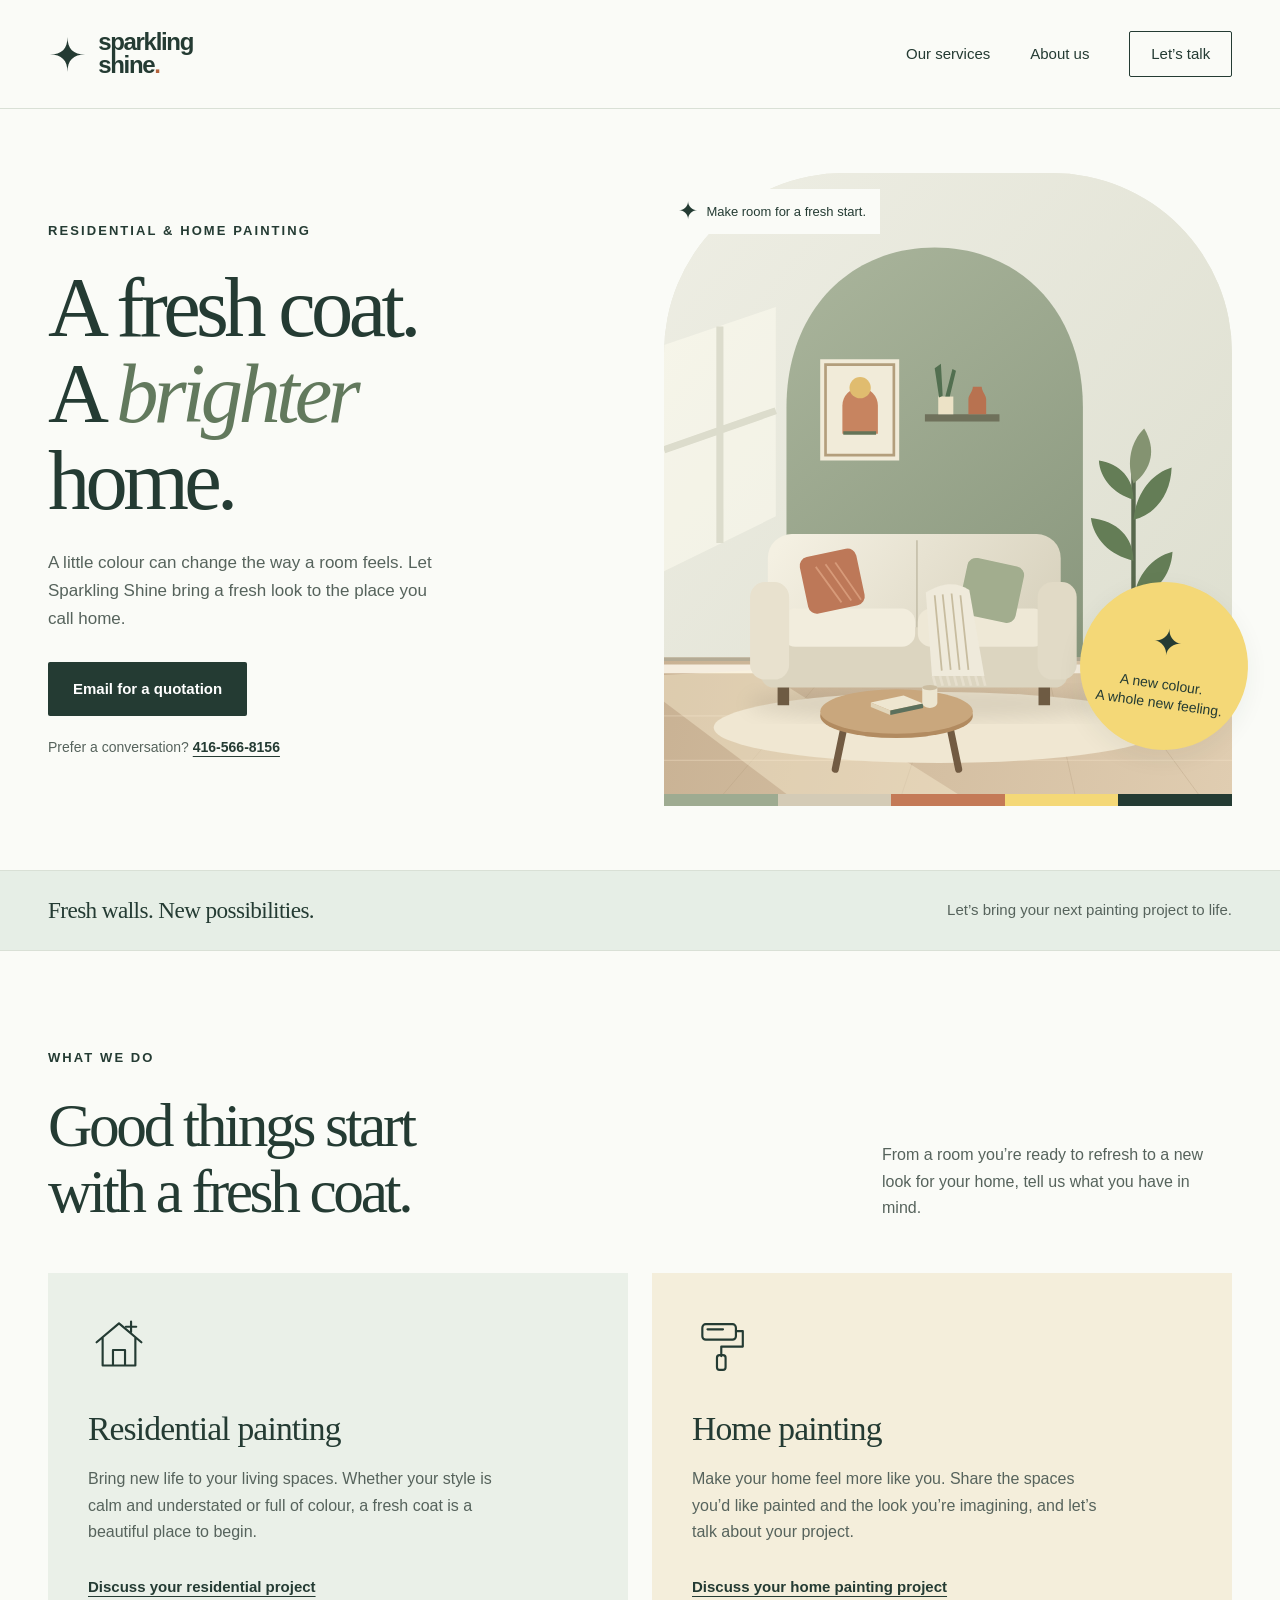
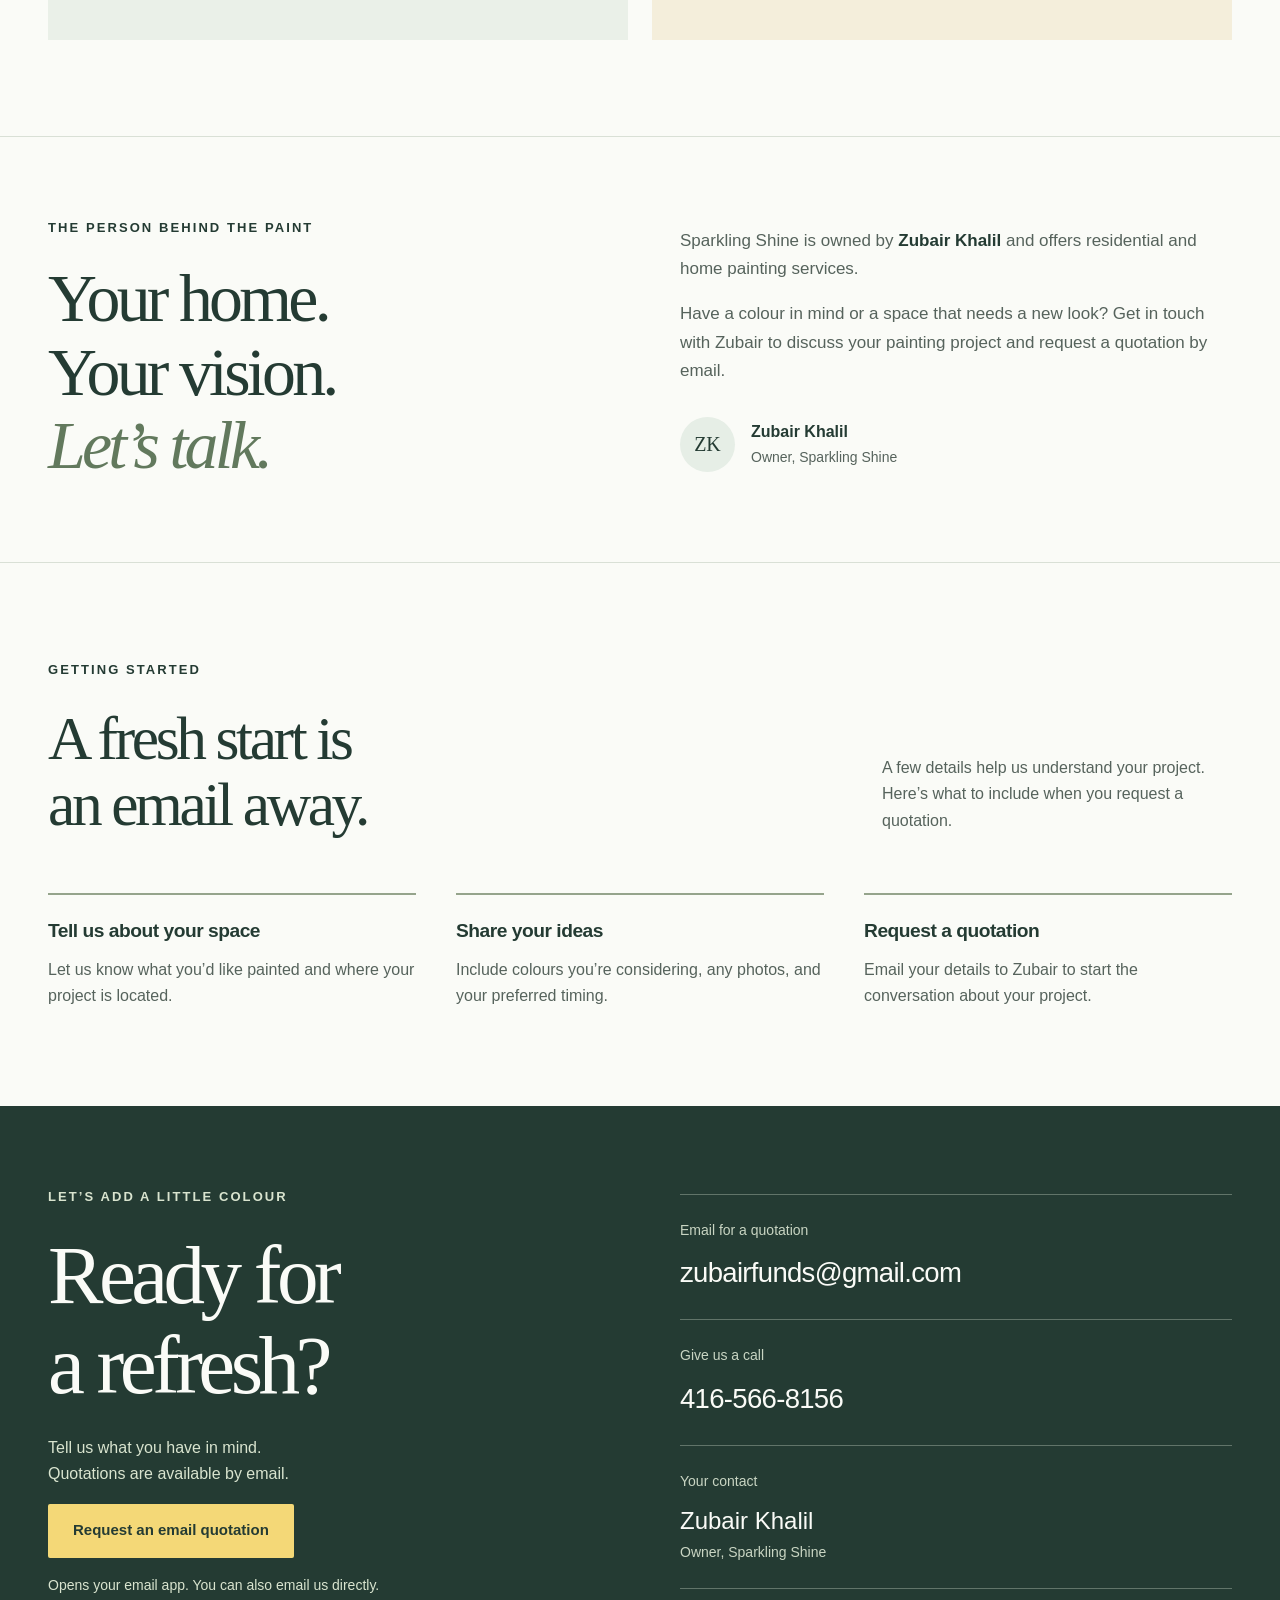
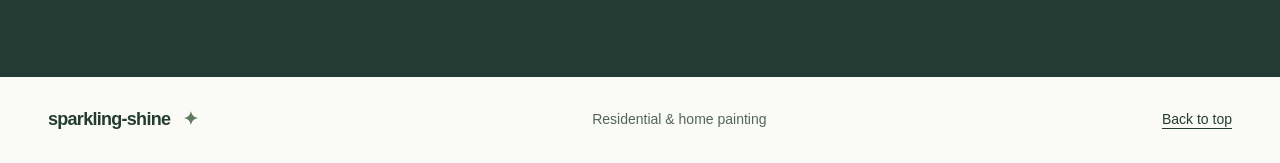
<file: index.html>
<!doctype html>
<html lang="en">
  <head>
    <meta charset="utf-8">
    <meta name="viewport" content="width=device-width, initial-scale=1">
    <meta name="theme-color" content="#243b33">
    <meta name="description" content="Bring a fresh look to your home with Sparkling Shine. Residential and home painting by Zubair Khalil. Email zubairfunds@gmail.com for a quotation or call 416-566-8156.">
    <meta property="og:type" content="website">
    <meta property="og:title" content="Sparkling Shine | A fresh coat. A brighter home.">
    <meta property="og:description" content="Residential and home painting. Contact Zubair Khalil at 416-566-8156 or email zubairfunds@gmail.com for a quotation.">
    <title>Sparkling Shine | Residential &amp; Home Painting</title>
    <link rel="icon" href="assets/favicon.svg" type="image/svg+xml">
    <link rel="stylesheet" href="styles.css">
  </head>
  <body>
    <a class="skip-link" href="#main">Skip to content</a>
    <header class="site-header">
      <div class="container header-inner">
        <a class="wordmark" href="./" aria-label="Sparkling Shine home">
          <svg class="brand-mark" viewBox="0 0 40 40" aria-hidden="true"><path d="M20 2c0 12-6 18-18 18 12 0 18 6 18 18 0-12 6-18 18-18C26 20 20 14 20 2Z" fill="currentColor"/></svg>
          <span>sparkling<span class="wordmark-second">shine<span class="wordmark-dot">.</span></span></span>
        </a>
        <nav aria-label="Main navigation">
          <a href="#services">Our services</a>
          <a href="#about">About us</a>
          <a class="nav-contact" href="#contact">Let’s talk</a>
        </nav>
      </div>
    </header>

    <main id="main">
      <section class="hero container" aria-labelledby="hero-title">
        <div class="hero-copy">
          <p class="eyebrow">Residential &amp; home painting</p>
          <h1 id="hero-title">A fresh coat.<br> A <em>brighter</em><br> home.</h1>
          <p class="hero-description">A little colour can change the way a room feels. Let Sparkling Shine bring a fresh look to the place you call home.</p>
          <a class="button button-dark" href="mailto:zubairfunds@gmail.com?subject=Painting%20quotation%20request">Email for a quotation</a>
          <p class="hero-phone">Prefer a conversation? <a href="tel:+14165668156">416-566-8156</a></p>
        </div>
        <div class="hero-art">
          <div class="art-label"><span class="tiny-sparkle" aria-hidden="true">✦</span> Make room for a fresh start.</div>
          <img src="assets/painted-room.svg" width="640" height="700" alt="Illustration of a sunlit living room with a sage-green painted arch, a cream sofa, and a leafy plant." fetchpriority="high">
          <div class="paint-note"><span class="note-sparkle" aria-hidden="true">✦</span><span>A new colour.<br>A whole new feeling.</span></div>
          <div class="colour-strip" aria-hidden="true"><span></span><span></span><span></span><span></span><span></span></div>
        </div>
      </section>

      <div class="intro-band">
        <div class="container intro-band-inner"><p>Fresh walls. New possibilities.</p><span>Let’s bring your next painting project to life.</span></div>
      </div>

      <section class="section container" id="services" aria-labelledby="services-title">
        <div class="section-heading">
          <div><p class="eyebrow">What we do</p><h2 id="services-title">Good things start<br>with a fresh coat.</h2></div>
          <p>From a room you’re ready to refresh to a new look for your home, tell us what you have in mind.</p>
        </div>
        <div class="services-grid">
          <article class="service-card residential-card">
            <svg viewBox="0 0 72 72" fill="none" aria-hidden="true"><path d="m10 34 26-22 26 22M17 29v32h38V29M29 61V43h14v18" stroke="currentColor" stroke-width="2.5" stroke-linecap="round" stroke-linejoin="round"/><path d="M50 10v12M44 16h12" stroke="currentColor" stroke-width="2.5" stroke-linecap="round"/></svg>
            <h3>Residential painting</h3>
            <p>Bring new life to your living spaces. Whether your style is calm and understated or full of colour, a fresh coat is a beautiful place to begin.</p>
            <a class="text-link" href="mailto:zubairfunds@gmail.com?subject=Residential%20painting%20quotation">Discuss your residential project</a>
          </article>
          <article class="service-card home-card">
            <svg viewBox="0 0 72 72" fill="none" aria-hidden="true"><rect x="12" y="13" width="39" height="18" rx="4" stroke="currentColor" stroke-width="2.5"/><path d="M51 21h8v18H34v11M18 19h18" stroke="currentColor" stroke-width="2.5" stroke-linecap="round" stroke-linejoin="round"/><rect x="29" y="49" width="10" height="17" rx="3" stroke="currentColor" stroke-width="2.5"/></svg>
            <h3>Home painting</h3>
            <p>Make your home feel more like you. Share the spaces you’d like painted and the look you’re imagining, and let’s talk about your project.</p>
            <a class="text-link" href="mailto:zubairfunds@gmail.com?subject=Home%20painting%20quotation">Discuss your home painting project</a>
          </article>
        </div>
      </section>

      <section class="about-section" id="about" aria-labelledby="about-title">
        <div class="container about-grid">
          <div class="about-heading"><p class="eyebrow">The person behind the paint</p><h2 id="about-title">Your home.<br> Your vision.<br> <em>Let’s talk.</em></h2></div>
          <div class="about-copy">
            <p>Sparkling Shine is owned by <strong>Zubair Khalil</strong> and offers residential and home painting services.</p>
            <p>Have a colour in mind or a space that needs a new look? Get in touch with Zubair to discuss your painting project and request a quotation by email.</p>
            <div class="owner-signature"><span class="owner-monogram" aria-hidden="true">ZK</span><div><strong>Zubair Khalil</strong><span>Owner, Sparkling Shine</span></div></div>
          </div>
        </div>
      </section>

      <section class="section container quotation-section" aria-labelledby="quotation-title">
        <div class="section-heading"><div><p class="eyebrow">Getting started</p><h2 id="quotation-title">A fresh start is<br>an email away.</h2></div><p>A few details help us understand your project. Here’s what to include when you request a quotation.</p></div>
        <div class="quote-details">
          <article><h3>Tell us about your space</h3><p>Let us know what you’d like painted and where your project is located.</p></article>
          <article><h3>Share your ideas</h3><p>Include colours you’re considering, any photos, and your preferred timing.</p></article>
          <article><h3>Request a quotation</h3><p>Email your details to Zubair to start the conversation about your project.</p></article>
        </div>
      </section>

      <section class="contact-section" id="contact" aria-labelledby="contact-title">
        <div class="container contact-grid">
          <div><p class="eyebrow">Let’s add a little colour</p><h2 id="contact-title">Ready for<br>a refresh?</h2><p>Tell us what you have in mind.<br>Quotations are available by email.</p><a class="button button-light" href="mailto:zubairfunds@gmail.com?subject=Painting%20quotation%20request&amp;body=Hello%20Zubair%2C%0A%0AI%20would%20like%20a%20quotation%20for%20a%20painting%20project.%0A%0AName%3A%20%0AProject%20location%3A%20%0ASpaces%20to%20be%20painted%3A%20%0APreferred%20timing%3A%20%0AAdditional%20details%3A%20%0A%0AThank%20you!">Request an email quotation</a><p class="email-note">Opens your email app. You can also email us directly.</p></div>
          <address class="contact-details"><div><span>Email for a quotation</span><a href="mailto:zubairfunds@gmail.com">zubairfunds@gmail.com</a></div><div><span>Give us a call</span><a href="tel:+14165668156">416-566-8156</a></div><div><span>Your contact</span><p>Zubair Khalil <span class="contact-owner">Owner, Sparkling Shine</span></p></div></address>
        </div>
      </section>
    </main>

    <footer class="site-footer"><div class="container footer-inner"><a class="footer-brand" href="./">sparkling-shine<span aria-hidden="true"> ✦</span></a><p>Residential &amp; home painting</p><a href="#main">Back to top</a></div></footer>
  </body>
</html>
</file>
<file: styles.css>
@charset "UTF-8";

:root {
  --ink: #243b33;
  --muted: #56635c;
  --paper: #fafbf7;
  --green: #e6eee6;
  --yellow: #f4d877;
  --line: #d9e0d6;
  --serif: Georgia, "Times New Roman", serif;
  --sans: "Avenir Next", Avenir, "Segoe UI", Arial, sans-serif;
}

* { box-sizing: border-box; }
html { scroll-behavior: smooth; scroll-padding-top: 2rem; }
body { margin: 0; background: var(--paper); color: var(--ink); font-family: var(--sans); font-size: 1rem; line-height: 1.65; }
a { color: inherit; text-underline-offset: .25em; }
a:hover { text-decoration-thickness: 2px; }
a:focus-visible { outline: 3px solid #b65a29; outline-offset: 6px; border-radius: 2px; }
img { display: block; max-width: 100%; height: auto; }
svg { display: block; }
h1, h2, h3, p { margin-top: 0; }
h1, h2 { font-family: var(--serif); font-weight: 400; letter-spacing: -.055em; }
h2 { margin-bottom: 0; font-size: clamp(2.6rem, 4.8vw, 4.25rem); line-height: 1.08; }
h3 { font-weight: 500; letter-spacing: -.025em; line-height: 1.3; }
em { font-weight: 400; }
.container { width: min(1200px, calc(100% - 6rem)); margin-inline: auto; }
.skip-link { position: absolute; left: 1rem; top: -6rem; padding: .75rem 1rem; background: var(--ink); color: white; z-index: 10; }
.skip-link:focus { top: 1rem; }
.eyebrow { margin-bottom: 1.5rem; font-size: .8125rem; text-transform: uppercase; letter-spacing: .16em; font-weight: 650; }
.site-header { border-bottom: 1px solid var(--line); }
.header-inner { min-height: 108px; display: flex; align-items: center; justify-content: space-between; gap: 2rem; }
.wordmark { display: flex; gap: .7rem; align-items: center; text-decoration: none; font-size: 1.5rem; font-weight: 650; letter-spacing: -.055em; line-height: .95; }
.wordmark-second { display: block; }
.wordmark-dot { color: #b3623c; }
.brand-mark { width: 39px; height: 39px; }
nav { display: flex; align-items: center; gap: 2.5rem; font-size: .9375rem; }
nav a { text-decoration: none; }
nav a:hover { text-decoration: underline; }
.nav-contact { border: 1px solid var(--ink); padding: .6rem 1.3rem; border-radius: 2px; }
.hero { display: grid; grid-template-columns: 1fr 1fr; align-items: center; gap: 3rem; padding-top: 4rem; padding-bottom: 4rem; }
.hero-copy { padding-block: 1rem; }
.hero h1 { font-size: clamp(3.8rem, 6.6vw, 6.1rem); line-height: 1.02; margin-bottom: 1.6rem; }
.hero h1 em { color: #62795d; }
.hero-description { max-width: 390px; color: var(--muted); font-size: 1.0625rem; margin-bottom: 1.8rem; }
.button { display: inline-flex; align-items: center; justify-content: center; min-height: 54px; padding: .85rem 1.5rem; border: 1px solid transparent; border-radius: 2px; text-decoration: none; font-size: .9375rem; font-weight: 600; transition: background-color .18s ease, color .18s ease; }
.button-dark { color: white; background: var(--ink); }
.button-dark:hover { background: #3d5c4c; }
.hero-phone { margin-top: 1.25rem; margin-bottom: 0; font-size: .875rem; color: var(--muted); }
.hero-phone a { display: inline-block; font-weight: 600; color: var(--ink); }
.hero-art { position: relative; isolation: isolate; }
.hero-art > img { width: 100%; background: #e7e7da; border-radius: 180px 180px 0 0; }
.art-label { position: absolute; left: 0; top: 1rem; padding: .65rem .9rem; background: var(--paper); z-index: 1; display: flex; align-items: center; gap: .5rem; font-size: .8125rem; }
.tiny-sparkle { font-size: 1.5rem; line-height: 1; }
.paint-note { position: absolute; bottom: 3.5rem; right: -1rem; width: 168px; height: 168px; border-radius: 50%; background: var(--yellow); display: flex; flex-direction: column; justify-content: center; align-items: center; text-align: center; transform: rotate(8deg); font-size: .875rem; font-weight: 500; line-height: 1.4; box-shadow: 0 8px 24px #233c3210; }
.note-sparkle { font-size: 2.25rem; margin-bottom: .4rem; }
.colour-strip { display: flex; height: 12px; }
.colour-strip span { flex: 1; background: #9eab91; }
.colour-strip span:nth-child(2) { background: #d4cbb6; }
.colour-strip span:nth-child(3) { background: #c47a57; }
.colour-strip span:nth-child(4) { background: #f4d877; }
.colour-strip span:nth-child(5) { background: #243b33; }
.intro-band { background: var(--green); border-block: 1px solid var(--line); }
.intro-band-inner { display: flex; justify-content: space-between; align-items: center; gap: 1rem; padding-block: 1.25rem; }
.intro-band p { font-family: var(--serif); font-size: 1.45rem; letter-spacing: -.025em; margin: 0; }
.intro-band span { font-size: .9375rem; color: var(--muted); }
.section { padding-block: 6rem; }
.section-heading { display: flex; align-items: flex-end; justify-content: space-between; gap: 3rem; margin-bottom: 3rem; }
.section-heading > p { max-width: 350px; margin-bottom: .2rem; color: var(--muted); }
.services-grid { display: grid; grid-template-columns: 1fr 1fr; gap: 1.5rem; }
.service-card { padding: 2.5rem; }
.residential-card { background: #eaf0e8; }
.home-card { background: #f4eedb; }
.service-card > svg { width: 62px; height: 62px; margin-bottom: 2rem; }
.service-card h3 { font-family: var(--serif); font-size: 2.1rem; margin-bottom: 1rem; }
.service-card p { max-width: 420px; color: var(--muted); margin-bottom: 1.75rem; }
.text-link { font-size: .9375rem; font-weight: 600; }
.about-section { border-block: 1px solid var(--line); }
.about-grid { display: grid; grid-template-columns: 1fr 1fr; padding-block: 5rem; gap: 5rem; align-items: center; }
.about-heading h2 { font-size: clamp(3rem, 5.3vw, 4.75rem); }
.about-heading em { color: #62795d; }
.about-copy > p { color: var(--muted); font-size: 1.0625rem; }
.about-copy strong { color: var(--ink); font-weight: 600; }
.owner-signature { display: flex; align-items: center; gap: 1rem; margin-top: 2rem; }
.owner-monogram { display: grid; place-items: center; width: 55px; height: 55px; background: var(--green); border-radius: 50%; font-family: var(--serif); font-size: 1.25rem; }
.owner-signature strong { display: block; }
.owner-signature div > span { display: block; font-size: .875rem; color: var(--muted); }
.quote-details { display: grid; grid-template-columns: repeat(3, 1fr); gap: 2.5rem; margin-top: 3.5rem; }
.quote-details article { border-top: 2px solid #95a48c; padding-top: 1.5rem; }
.quote-details h3 { font-size: 1.2rem; margin-bottom: .8rem; font-weight: 600; }
.quote-details p { margin: 0; color: var(--muted); }
.contact-section { background: var(--ink); color: var(--paper); }
.contact-grid { display: grid; grid-template-columns: 1fr 1fr; gap: 5rem; padding-block: 5rem; align-items: center; }
.contact-grid h2 { font-size: clamp(3.25rem, 6.5vw, 5.6rem); margin-bottom: 1.5rem; }
.contact-grid .eyebrow { color: #d9e4cf; }
.contact-grid > div > p:not(.eyebrow) { color: #d9e4cf; }
.button-light { background: var(--yellow); color: var(--ink); }
.button-light:hover { background: #ffe89f; }
.contact-section a:focus-visible { outline-color: var(--yellow); }
.email-note { font-size: .875rem; margin: 1rem 0 0; max-width: 350px; }
.contact-details { font-style: normal; border-top: 1px solid #617469; }
.contact-details > div { padding-block: 1.5rem; border-bottom: 1px solid #617469; }
.contact-details > div > span { display: block; color: #c9d5c3; font-size: .875rem; margin-bottom: .5rem; }
.contact-details a { display: inline-block; font-size: clamp(1.15rem, 2.15vw, 1.75rem); text-decoration: none; letter-spacing: -.025em; overflow-wrap: anywhere; }
.contact-details a:hover { text-decoration: underline; }
.contact-details p { font-size: 1.5rem; margin: 0; }
.contact-owner { display: block; color: #c9d5c3; font-size: .875rem; }
.site-footer { padding-block: 1.75rem; }
.footer-inner { display: flex; align-items: center; justify-content: space-between; gap: 1.5rem; font-size: .875rem; }
.footer-brand { font-size: 1.125rem; font-weight: 600; letter-spacing: -.04em; text-decoration: none; }
.footer-brand span { color: #62795d; margin-left: .5rem; }
.footer-inner p { margin: 0; color: var(--muted); }

@media (min-width: 1500px) {
  .hero { gap: 5rem; }
}
@media (max-width: 1000px) {
  .container { width: calc(100% - 4rem); }
  .hero { gap: 2rem; }
  .hero h1 { font-size: clamp(3.5rem, 7.8vw, 5.2rem); }
  .paint-note { width: 140px; height: 140px; right: -.5rem; font-size: .8125rem; }
  .art-label { top: .5rem; font-size: .8125rem; }
  .about-grid, .contact-grid { gap: 3rem; }
  .section-heading > p { max-width: 290px; }
  .service-card { padding: 2rem; }
}
@media (max-width: 760px) {
  .container { width: calc(100% - 3rem); }
  .header-inner { min-height: 92px; gap: 1rem; }
  .wordmark { font-size: 1.3rem; }
  .brand-mark { width: 30px; height: 30px; }
  nav { gap: 1.2rem; font-size: .875rem; }
  .nav-contact { padding: .5rem .8rem; }
  .hero { grid-template-columns: 1fr; padding-block: 3rem; gap: 2.5rem; }
  .hero-copy { padding: 0; }
  .hero h1 { font-size: clamp(3.8rem, 12vw, 5.7rem); }
  .hero h1 br:last-of-type { display: none; }
  .hero-description { max-width: 440px; }
  .hero-art { max-width: 520px; width: 100%; justify-self: center; }
  .hero-art > img { border-radius: 160px 160px 0 0; }
  .paint-note { width: 156px; height: 156px; right: -.5rem; bottom: 2.75rem; font-size: .875rem; }
  .intro-band-inner { flex-direction: column; align-items: flex-start; gap: .2rem; }
  .section { padding-block: 4rem; }
  .section-heading { flex-direction: column; align-items: flex-start; gap: 1.5rem; margin-bottom: 2rem; }
  .section-heading > p { max-width: 440px; }
  .services-grid { grid-template-columns: 1fr; }
  .service-card { padding: 2rem; }
  .service-card > svg { margin-bottom: 1.5rem; }
  .about-grid, .contact-grid { grid-template-columns: 1fr; gap: 2rem; padding-block: 4rem; }
  .about-heading h2 br { display: none; }
  .about-heading h2 { max-width: 420px; }
  .quote-details { grid-template-columns: 1fr; gap: 2rem; margin-top: 2.5rem; }
  .contact-details { margin-top: 1rem; }
  .contact-details a { font-size: 1.4rem; }
  .footer-inner { flex-wrap: wrap; gap: .75rem 1.5rem; }
  .footer-inner p { flex-basis: 100%; order: 3; }
}
@media (max-width: 480px) {
  .container { width: calc(100% - 2.5rem); }
  .header-inner { flex-wrap: wrap; padding-block: 1.2rem; gap: 1.2rem; }
  nav { width: 100%; justify-content: space-between; gap: .75rem; }
  .hero { padding-top: 2.5rem; }
  .hero h1 { font-size: clamp(3rem, 13vw, 4.3rem); }
  .hero .eyebrow { font-size: .75rem; letter-spacing: .12em; }
  .hero-phone { max-width: 250px; }
  .paint-note { width: 130px; height: 130px; font-size: .8125rem; }
  .service-card { padding: 1.5rem; }
  .service-card h3 { font-size: 1.9rem; }
  .contact-details a { font-size: clamp(1.1rem, 5.2vw, 1.4rem); }
  .button { padding-inline: 1.1rem; }
}
@media (prefers-reduced-motion: reduce) {
  html { scroll-behavior: auto; }
  .button { transition: none; }
}
</file>
